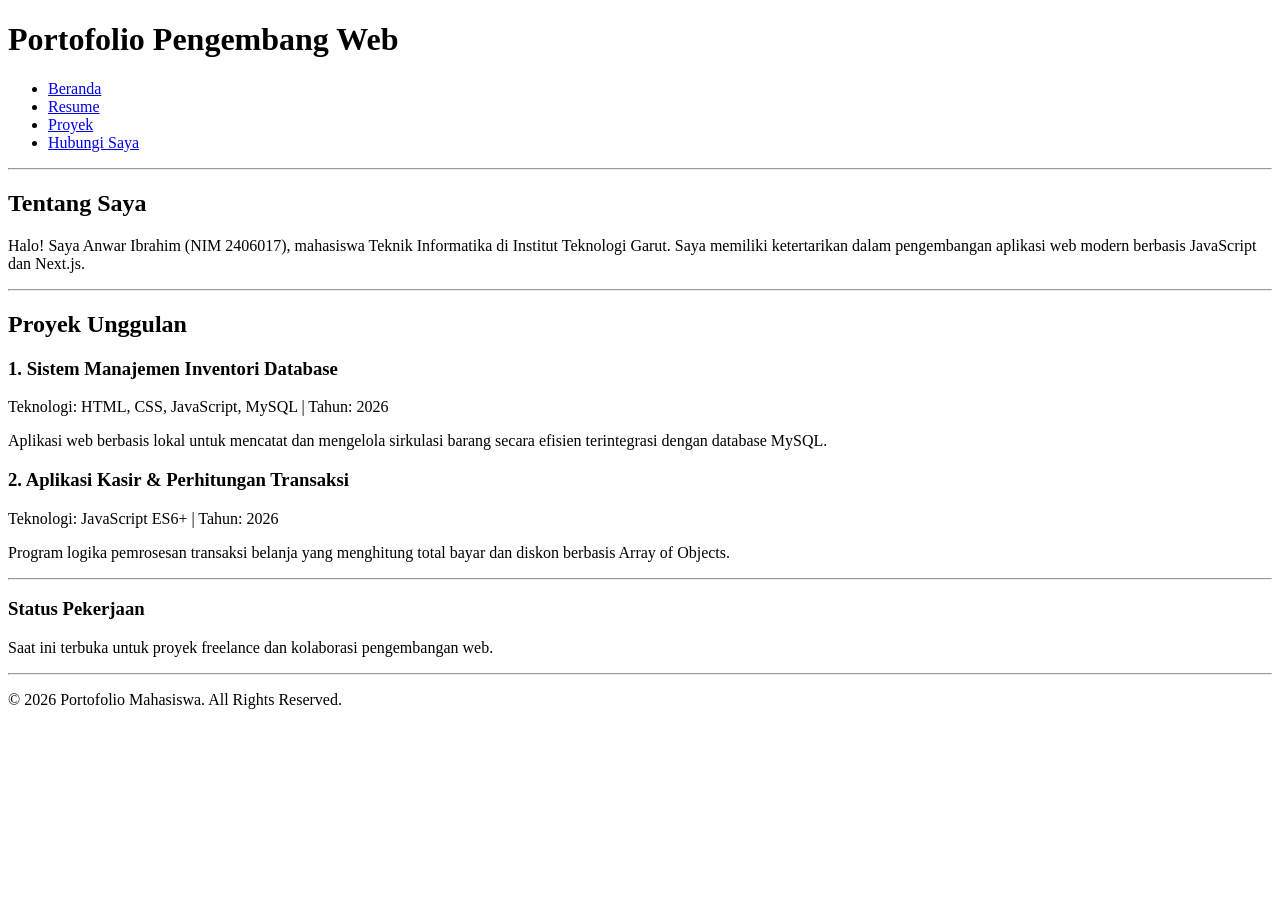
<file: modul-2/index.html>
<!doctype html>
<html lang="id">
  <head>
    <meta charset="UTF-8" />
    <meta name="viewport" content="width=device-width, initial-scale=1.0" />
    <title>Modul 2 Web Portofolio Mahasiswa</title>
  </head>
  <body>
    <header>
      <h1>Portofolio Pengembang Web</h1>
      <nav>
        <ul>
          <li><a href="index.html">Beranda</a></li>
          <li><a href="resume.html">Resume</a></li>
          <li><a href="project.html">Proyek</a></li>
          <li><a href="kontak.html">Hubungi Saya</a></li>
        </ul>
      </nav>
    </header>

    <hr />

    <main>
      <section id="tentang">
        <h2>Tentang Saya</h2>
        <p>
          Halo! Saya Anwar Ibrahim (NIM 2406017), mahasiswa Teknik Informatika
          di Institut Teknologi Garut. Saya memiliki ketertarikan dalam pengembangan
          aplikasi web modern berbasis JavaScript dan Next.js.
        </p>
      </section>

      <hr />

      <section id="proyek">
        <h2>Proyek Unggulan</h2>

        <article>
          <header>
            <h3>1. Sistem Manajemen Inventori Database</h3>
            <p>
              Teknologi: HTML, CSS, JavaScript, MySQL | Tahun:
              <time datetime="2026">2026</time>
            </p>
          </header>
          <p>
            Aplikasi web berbasis lokal untuk mencatat dan mengelola sirkulasi
            barang secara efisien terintegrasi dengan database MySQL.
          </p>
        </article>

        <article>
          <header>
            <h3>2. Aplikasi Kasir &amp; Perhitungan Transaksi</h3>
            <p>
              Teknologi: JavaScript ES6+ | Tahun:
              <time datetime="2026">2026</time>
            </p>
          </header>
          <p>
            Program logika pemrosesan transaksi belanja yang menghitung total
            bayar dan diskon berbasis Array of Objects.
          </p>
        </article>
      </section>
    </main>

    <hr />

    <aside>
      <h3>Status Pekerjaan</h3>
      <p>
        Saat ini terbuka untuk proyek freelance dan kolaborasi pengembangan web.
      </p>
    </aside>

    <hr />

    <footer>
      <p>&copy; 2026 Portofolio Mahasiswa. All Rights Reserved.</p>
    </footer>
  </body>
</html>
</file>
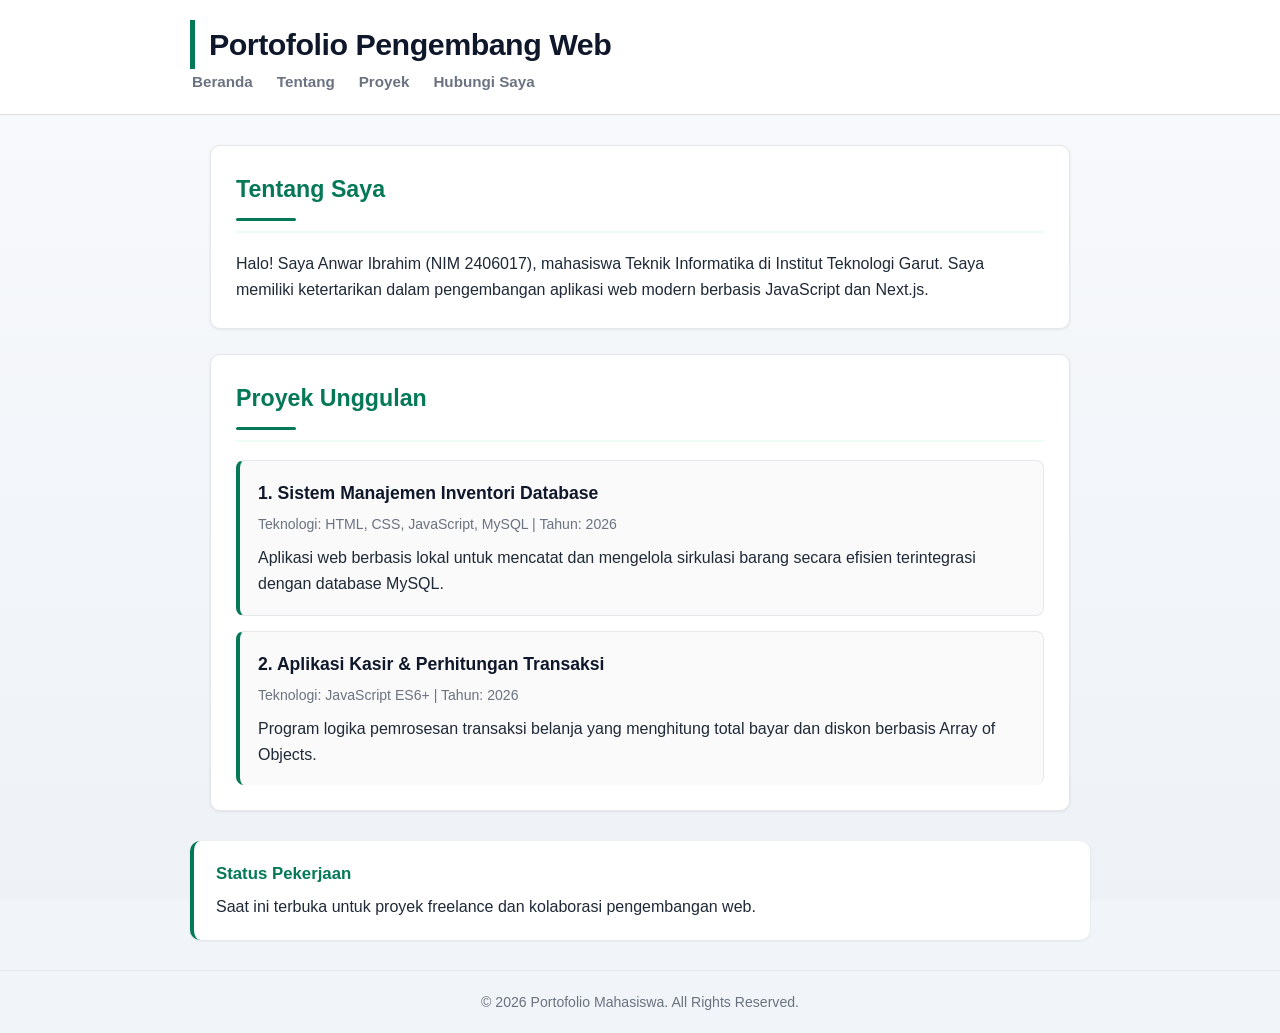
<file: modul-3/index.html>
<!doctype html>
<html lang="id">
  <head>
    <meta charset="UTF-8" />
    <meta name="viewport" content="width=device-width, initial-scale=1.0" />
    <title>Modul 3 - Web Portofolio Mahasiswa</title>
    <link rel="stylesheet" href="style.css" />
  </head>
  <body>
    <header>
      <h1>Portofolio Pengembang Web</h1>
      <nav>
        <ul>
          <li><a href="index.html">Beranda</a></li>
          <li><a href="#tentang">Tentang</a></li>
          <li><a href="#proyek">Proyek</a></li>
          <li><a href="kontak.html">Hubungi Saya</a></li>
        </ul>
      </nav>
    </header>

    <hr />

    <main>
      <section id="tentang">
        <h2>Tentang Saya</h2>
        <p>
          Halo! Saya Anwar Ibrahim (NIM 2406017), mahasiswa Teknik Informatika
          di Institut Teknologi Garut. Saya memiliki ketertarikan dalam pengembangan
          aplikasi web modern berbasis JavaScript dan Next.js.
        </p>
      </section>

      <hr />

      <section id="proyek">
        <h2>Proyek Unggulan</h2>

        <article>
          <header>
            <h3>1. Sistem Manajemen Inventori Database</h3>
            <p>
              Teknologi: HTML, CSS, JavaScript, MySQL | Tahun:
              <time datetime="2026">2026</time>
            </p>
          </header>
          <p>
            Aplikasi web berbasis lokal untuk mencatat dan mengelola sirkulasi
            barang secara efisien terintegrasi dengan database MySQL.
          </p>
        </article>

        <article>
          <header>
            <h3>2. Aplikasi Kasir &amp; Perhitungan Transaksi</h3>
            <p>
              Teknologi: JavaScript ES6+ | Tahun:
              <time datetime="2026">2026</time>
            </p>
          </header>
          <p>
            Program logika pemrosesan transaksi belanja yang menghitung total
            bayar dan diskon berbasis Array of Objects.
          </p>
        </article>
      </section>
    </main>

    <hr />

    <aside>
      <h3>Status Pekerjaan</h3>
      <p>
        Saat ini terbuka untuk proyek freelance dan kolaborasi pengembangan web.
      </p>
    </aside>

    <hr />

    <footer>
      <p>&copy; 2026 Portofolio Mahasiswa. All Rights Reserved.</p>
    </footer>
  </body>
</html>
</file>
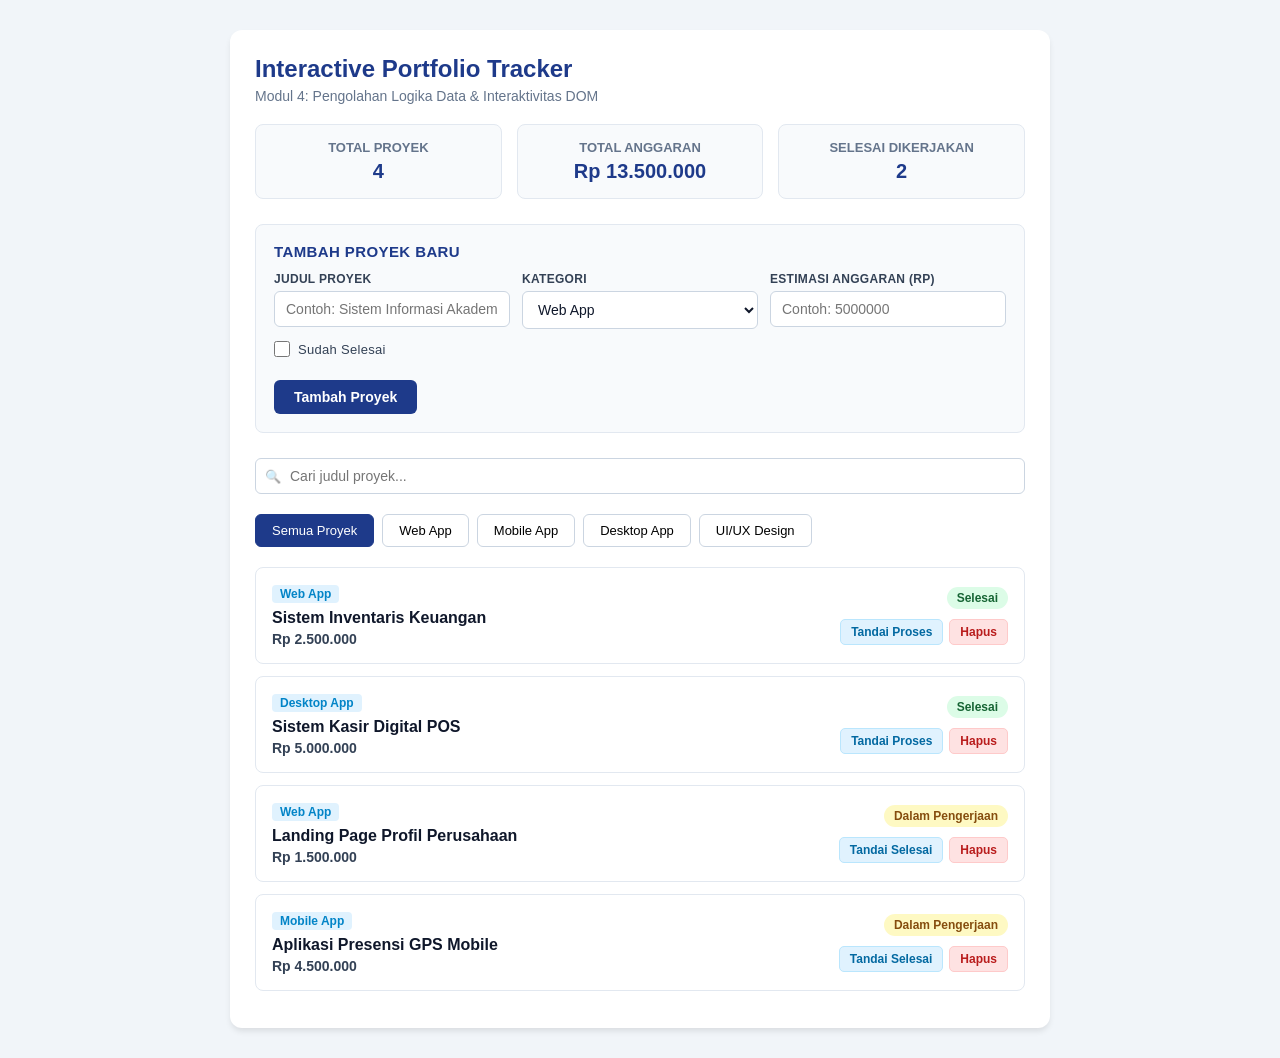
<file: modul-4/index.html>
<!doctype html>
<html lang="id">
  <head>
    <meta charset="UTF-8" />
    <meta name="viewport" content="width=device-width, initial-scale=1.0" />
    <title>Interactive Portfolio Tracker - Modul 4</title>
    <style>
      * {
        box-sizing: border-box;
        margin: 0;
        padding: 0;
        font-family: "Segoe UI", Tahoma, Geneva, sans-serif;
      }
      body {
        background-color: #f1f5f9;
        color: #0f172a;
        padding: 30px 15px;
      }
      .container {
        max-width: 820px;
        margin: 0 auto;
        background: #ffffff;
        border-radius: 12px;
        padding: 25px;
        box-shadow: 0 4px 6px -1px rgba(0, 0, 0, 0.1);
      }
      h1 {
        color: #1e3a8a;
        font-size: 24px;
        margin-bottom: 5px;
      }
      h2 {
        color: #1e3a8a;
        font-size: 15px;
        font-weight: 600;
        text-transform: uppercase;
        letter-spacing: 0.4px;
        margin-bottom: 12px;
      }
      p.subtitle {
        color: #64748b;
        margin-bottom: 20px;
        font-size: 14px;
      }

      /* ===== Kartu Statistik ===== */
      .stats-grid {
        display: grid;
        grid-template-columns: repeat(auto-fit, minmax(200px, 1fr));
        gap: 15px;
        margin-bottom: 25px;
      }
      .stat-card {
        background: #f8fafc;
        border: 1px solid #e2e8f0;
        border-radius: 8px;
        padding: 15px;
        text-align: center;
      }
      .stat-card h3 {
        font-size: 13px;
        color: #64748b;
        text-transform: uppercase;
        margin-bottom: 5px;
      }
      .stat-card p {
        font-size: 20px;
        font-weight: bold;
        color: #1e3a8a;
      }

      /* ===== Form Input Proyek ===== */
      .form-section {
        border: 1px solid #e2e8f0;
        border-radius: 8px;
        padding: 18px;
        margin-bottom: 25px;
        background: #f8fafc;
      }
      .form-grid {
        display: grid;
        grid-template-columns: repeat(auto-fit, minmax(200px, 1fr));
        gap: 12px;
      }
      .form-field {
        display: flex;
        flex-direction: column;
        gap: 5px;
      }
      .form-field label {
        font-size: 12px;
        font-weight: 600;
        color: #334155;
        text-transform: uppercase;
        letter-spacing: 0.3px;
      }
      .form-field input[type="text"],
      .form-field input[type="number"],
      .form-field select {
        padding: 9px 11px;
        border: 1px solid #cbd5e1;
        border-radius: 6px;
        font-size: 14px;
        color: #0f172a;
        background: #ffffff;
        outline: none;
        transition: border-color 0.2s, box-shadow 0.2s;
      }
      .form-field input:focus,
      .form-field select:focus {
        border-color: #1e3a8a;
        box-shadow: 0 0 0 3px rgba(30, 58, 138, 0.12);
      }
      .form-check {
        flex-direction: row;
        align-items: center;
        gap: 8px;
        padding-bottom: 9px;
      }
      .form-check input {
        width: 16px;
        height: 16px;
        accent-color: #1e3a8a;
        cursor: pointer;
      }
      .form-check label {
        text-transform: none;
        font-size: 13px;
        font-weight: 500;
        cursor: pointer;
      }
      .form-actions {
        display: flex;
        align-items: center;
        gap: 12px;
        margin-top: 14px;
        flex-wrap: wrap;
      }
      .btn-submit {
        padding: 9px 20px;
        background: #1e3a8a;
        color: #ffffff;
        border: none;
        border-radius: 6px;
        font-size: 14px;
        font-weight: 600;
        cursor: pointer;
        transition: background 0.2s, transform 0.1s;
      }
      .btn-submit:hover {
        background: #172554;
      }
      .btn-submit:active {
        transform: scale(0.98);
      }
      .form-message {
        font-size: 13px;
        font-weight: 500;
        min-height: 18px;
      }
      .form-message.error {
        color: #b91c1c;
      }
      .form-message.success {
        color: #15803d;
      }

      /* ===== Pencarian & Filter ===== */
      .toolbar {
        display: flex;
        gap: 10px;
        flex-wrap: wrap;
        align-items: center;
        margin-bottom: 20px;
      }
      .search-box {
        flex: 1 1 240px;
        position: relative;
      }
      .search-box input {
        width: 100%;
        padding: 9px 11px 9px 34px;
        border: 1px solid #cbd5e1;
        border-radius: 6px;
        font-size: 14px;
        outline: none;
        transition: border-color 0.2s, box-shadow 0.2s;
      }
      .search-box input:focus {
        border-color: #1e3a8a;
        box-shadow: 0 0 0 3px rgba(30, 58, 138, 0.12);
      }
      .search-box::before {
        content: "\1F50D";
        position: absolute;
        left: 10px;
        top: 50%;
        transform: translateY(-50%);
        font-size: 13px;
        opacity: 0.6;
      }
      .filter-group {
        display: flex;
        gap: 8px;
        margin-bottom: 20px;
        flex-wrap: wrap;
      }
      .btn-filter {
        padding: 8px 16px;
        border: 1px solid #cbd5e1;
        background: #ffffff;
        border-radius: 6px;
        cursor: pointer;
        font-size: 13px;
        font-weight: 500;
        transition: all 0.2s;
      }
      .btn-filter.active,
      .btn-filter:hover {
        background: #1e3a8a;
        color: #ffffff;
        border-color: #1e3a8a;
      }

      /* ===== Kartu Proyek ===== */
      .project-card {
        border: 1px solid #e2e8f0;
        border-radius: 8px;
        padding: 16px;
        margin-bottom: 12px;
        display: flex;
        justify-content: space-between;
        align-items: center;
        gap: 12px;
        background: #ffffff;
        transition: transform 0.15s ease, box-shadow 0.15s ease;
      }
      .project-card:hover {
        transform: translateY(-2px);
        box-shadow: 0 4px 6px rgba(0, 0, 0, 0.05);
      }
      .project-info h4 {
        font-size: 16px;
        color: #0f172a;
        margin-bottom: 4px;
      }
      .project-category {
        display: inline-block;
        font-size: 12px;
        color: #0284c7;
        background: #e0f2fe;
        padding: 2px 8px;
        border-radius: 4px;
        margin-bottom: 6px;
        font-weight: 600;
      }
      .project-budget {
        font-size: 14px;
        color: #334155;
        font-weight: 600;
      }
      .project-side {
        display: flex;
        flex-direction: column;
        align-items: flex-end;
        gap: 10px;
      }
      .badge {
        padding: 4px 10px;
        border-radius: 20px;
        font-size: 12px;
        font-weight: 600;
        white-space: nowrap;
      }
      .badge-success {
        background: #dcfce7;
        color: #166534;
      }
      .badge-pending {
        background: #fef9c3;
        color: #854d0e;
      }
      .card-actions {
        display: flex;
        gap: 6px;
        flex-wrap: wrap;
        justify-content: flex-end;
      }
      .btn-action {
        padding: 5px 10px;
        border-radius: 5px;
        font-size: 12px;
        font-weight: 600;
        cursor: pointer;
        border: 1px solid transparent;
        transition: background 0.2s, color 0.2s;
      }
      .btn-toggle {
        background: #e0f2fe;
        color: #0369a1;
        border-color: #bae6fd;
      }
      .btn-toggle:hover {
        background: #0284c7;
        color: #ffffff;
      }
      .btn-delete {
        background: #fee2e2;
        color: #b91c1c;
        border-color: #fecaca;
      }
      .btn-delete:hover {
        background: #dc2626;
        color: #ffffff;
      }
      .empty-state {
        text-align: center;
        color: #64748b;
        padding: 24px;
        font-size: 14px;
        border: 1px dashed #cbd5e1;
        border-radius: 8px;
      }

      @media (max-width: 520px) {
        .project-card {
          flex-direction: column;
          align-items: flex-start;
        }
        .project-side {
          align-items: flex-start;
          width: 100%;
        }
        .card-actions {
          justify-content: flex-start;
        }
      }
    </style>
  </head>
  <body>
    <div class="container">
      <h1>Interactive Portfolio Tracker</h1>
      <p class="subtitle">
        Modul 4: Pengolahan Logika Data &amp; Interaktivitas DOM
      </p>

      <!-- Kartu Ringkasan Statistik -->
      <div class="stats-grid">
        <div class="stat-card">
          <h3>Total Proyek</h3>
          <p id="stat-total-projects">0</p>
        </div>
        <div class="stat-card">
          <h3>Total Anggaran</h3>
          <p id="stat-total-budget">Rp 0</p>
        </div>
        <div class="stat-card">
          <h3>Selesai Dikerjakan</h3>
          <p id="stat-completed-projects">0</p>
        </div>
      </div>

      <!-- Formulir Input Proyek -->
      <section class="form-section">
        <h2>Tambah Proyek Baru</h2>
        <form id="project-form" novalidate>
          <div class="form-grid">
            <div class="form-field">
              <label for="input-title">Judul Proyek</label>
              <input
                type="text"
                id="input-title"
                name="title"
                placeholder="Contoh: Sistem Informasi Akademik"
                autocomplete="off"
              />
            </div>
            <div class="form-field">
              <label for="input-category">Kategori</label>
              <select id="input-category" name="category">
                <option value="Web App">Web App</option>
                <option value="Mobile App">Mobile App</option>
                <option value="Desktop App">Desktop App</option>
                <option value="UI/UX Design">UI/UX Design</option>
              </select>
            </div>
            <div class="form-field">
              <label for="input-budget">Estimasi Anggaran (Rp)</label>
              <input
                type="number"
                id="input-budget"
                name="budget"
                placeholder="Contoh: 5000000"
                min="0"
                step="1000"
              />
            </div>
            <div class="form-field form-check">
              <input type="checkbox" id="input-completed" name="completed" />
              <label for="input-completed">Sudah Selesai</label>
            </div>
          </div>
          <div class="form-actions">
            <button type="submit" class="btn-submit">Tambah Proyek</button>
            <span id="form-message" class="form-message" role="status"></span>
          </div>
        </form>
      </section>

      <!-- Pencarian Real-Time -->
      <div class="toolbar">
        <div class="search-box">
          <input
            type="text"
            id="search-input"
            placeholder="Cari judul proyek..."
            autocomplete="off"
          />
        </div>
      </div>

      <!-- Tombol Filter Kategori -->
      <div class="filter-group">
        <button class="btn-filter active" data-category="all">
          Semua Proyek
        </button>
        <button class="btn-filter" data-category="Web App">Web App</button>
        <button class="btn-filter" data-category="Mobile App">
          Mobile App
        </button>
        <button class="btn-filter" data-category="Desktop App">
          Desktop App
        </button>
        <button class="btn-filter" data-category="UI/UX Design">
          UI/UX Design
        </button>
      </div>

      <!-- Kontainer Daftar Proyek -->
      <div id="project-list"></div>
    </div>

    <script src="main.js"></script>
  </body>
</html>
</file>
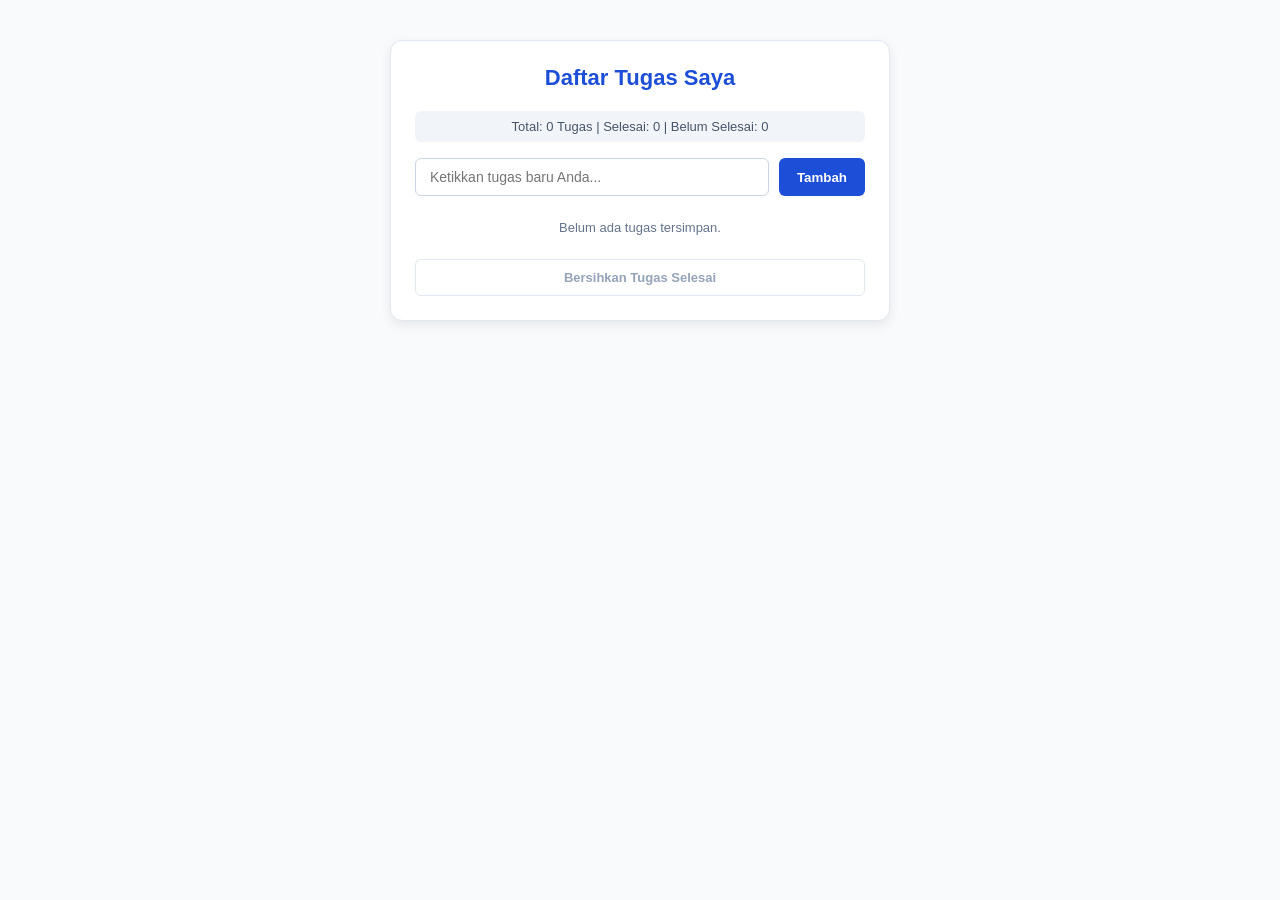
<file: modul-5/index.html>
<!doctype html>
<html lang="id">
  <head>
    <meta charset="UTF-8" />
    <meta name="viewport" content="width=device-width, initial-scale=1.0" />
    <title>Aplikasi To-Do List Modul 5</title>
    <link rel="stylesheet" href="style.css" />
  </head>
  <body>
    <div class="todo-app">
      <h2>Daftar Tugas Saya</h2>

      <!-- Ringkasan Jumlah Tugas -->
      <p class="task-counter" id="taskCounter">
        Total: 0 Tugas | Selesai: 0 | Belum Selesai: 0
      </p>

      <!-- Form Input Tugas -->
      <form id="todoForm" novalidate>
        <div class="input-section">
          <input
            type="text"
            id="taskInput"
            placeholder="Ketikkan tugas baru Anda..."
          />
          <button type="submit" class="add-btn">Tambah</button>
        </div>
        <div class="error-message" id="inputError">
          Tugas tidak boleh kosong atau kurang dari 3 karakter!
        </div>
        <div class="error-message" id="lebih5">
          Anda sudah mencapai batas maksimal tugas (5 tugas)!
        </div>
      </form>

      <!-- Daftar Tugas -->
      <ul class="todo-list" id="todoList"></ul>

      <!-- Tombol Bersihkan Tugas Selesai -->
      <button type="button" class="clear-completed-btn" id="clearCompleted">
        Bersihkan Tugas Selesai
      </button>
    </div>

    <script src="script.js"></script>
  </body>
</html>
</file>
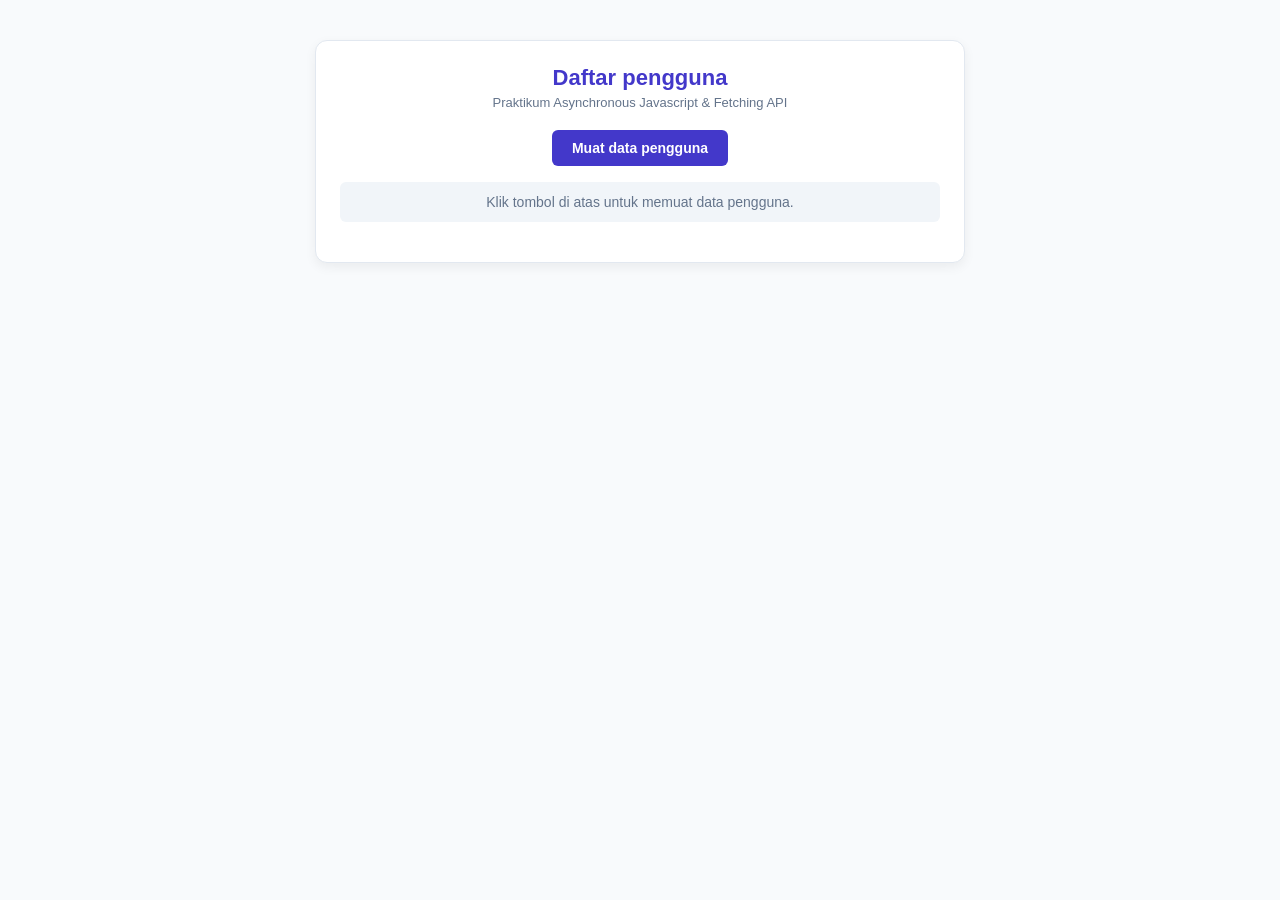
<file: modul-6/index.html>
<!DOCTYPE html>
<html lang="en">
<head>
  <meta charset="UTF-8">
  <meta name="viewport" content="width=device-width, initial-scale=1.0">
  <title>Document</title>
  <link rel="stylesheet" href="style.css">
</head>
<body>
  <div class="container">
  <h2>Daftar pengguna</h2>
  <p class="subtitle">Praktikum Asynchronous Javascript & Fetching API</p>

  <!-- Tombol Aksi -->
   <div class="actions-bar">
    <button class="btn-primary" id="btnFetch">Muat data pengguna</button>
  </div>

  <!-- indikator status loading dan pesan error -->
   <div class="status-msg" id="statusMessage">
    Klik tombol di atas untuk memuat data pengguna.
   </div>

   <!-- Container Card pengguna -->
    <div class="user-grid" id="userList"></div>
  </div>

  <script src="script.js"></script>
</body>
</html>
</file>
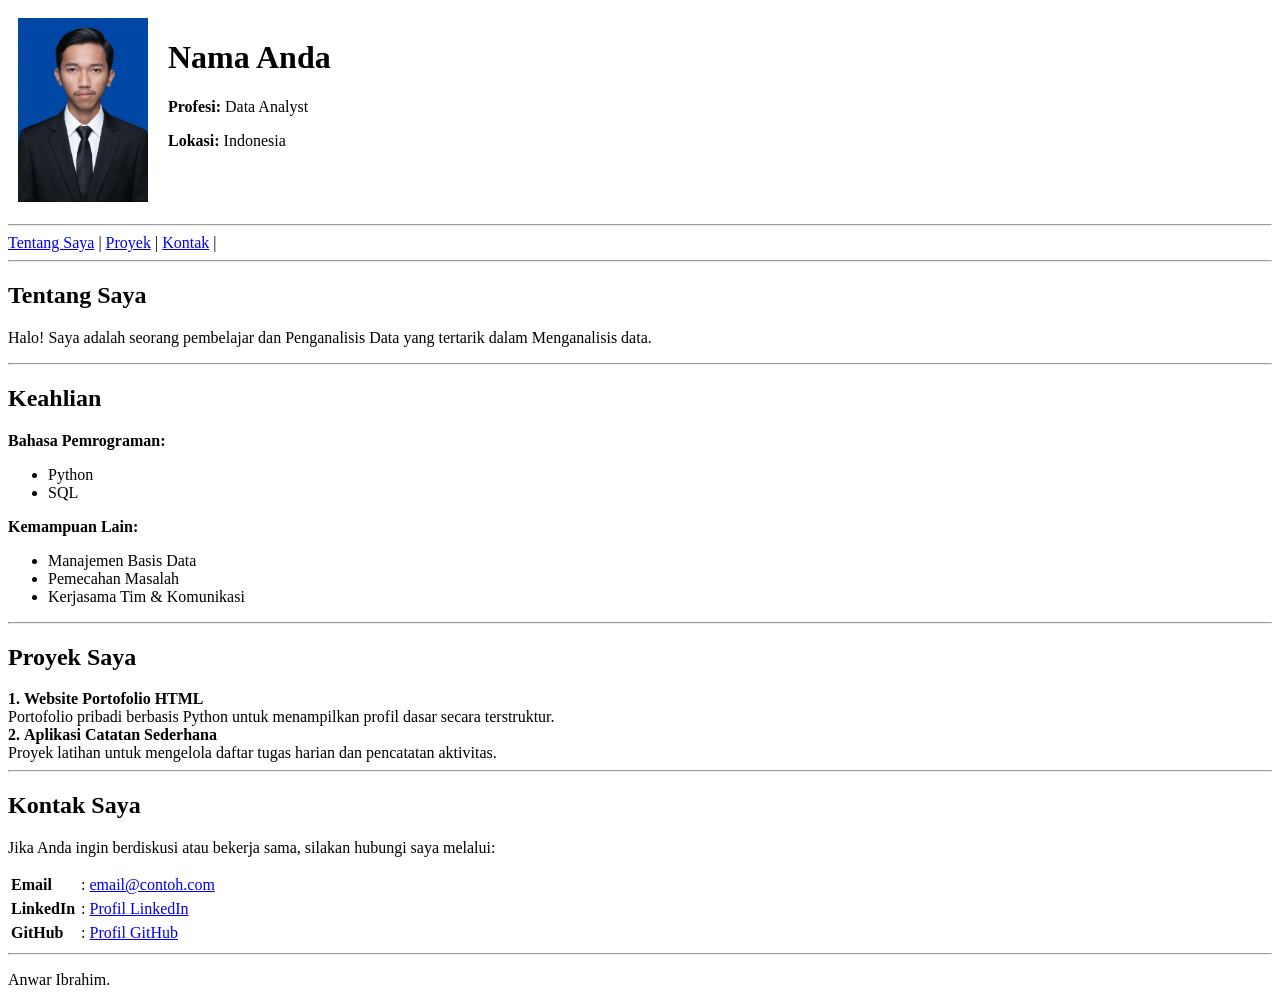
<file: portofolio.html>
<!doctype html>
<html lang="id">
  <head>
    <meta charset="UTF-8" />
    <meta name="viewport" content="width=device-width, initial-scale=1.0" />
    <title>Portofolio Saya</title>
  </head>
  <body>
    <!-- Header: Foto dan Detail Profil Berdampingan -->
    <table border="0" cellpadding="10" cellspacing="0">
      <tr valign="top">
        <!-- Kolom Foto -->
        <td>
          <img src="gambar/foto.png" alt="Foto Profil Saya" width="130" />
        </td>
        <!-- Kolom Nama & Bio Singkat -->
        <td>
          <h1>Nama Anda</h1>
          <p><strong>Profesi:</strong> Data Analyst</p>
          <p><strong>Lokasi:</strong> Indonesia</p>
        </td>
      </tr>
    </table>

    <hr />

    <!-- Navigasi -->
    <nav>
      <a href="#tentang">Tentang Saya</a> |
      <a href="#proyek">Proyek</a> |
      <a href="#kontak">Kontak</a> |
    </nav>

    <hr />

    <!-- Bagian Tentang Saya -->
    <section id="tentang">
      <h2>Tentang Saya</h2>
      <p>
        Halo! Saya adalah seorang pembelajar dan Penganalisis Data yang tertarik
        dalam Menganalisis data.
      </p>
    </section>

    <hr />

    <!-- Bagian Keahlian (Dirapikan Menggunakan Tabel Dua Kolom) -->
    <section id="keahlian">
      <h2>Keahlian</h2>
        <tr valign="top">
            <strong>Bahasa Pemrograman:</strong>
            <ul>
              <li>Python</li>
              <li>SQL</li>
            </ul>
          </td>
            <strong>Kemampuan Lain:</strong>
            <ul>
              <li>Manajemen Basis Data</li>
              <li>Pemecahan Masalah</li>
              <li>Kerjasama Tim & Komunikasi</li>
            </ul>
          </td>
        </tr>
      </table>
    </section>

    <hr />

    <!-- Bagian Proyek (Teks Ditata Rapi) -->
    <section id="proyek">
      <h2>Proyek Saya</h2>
        <tr valign="top">
          <td width="30"><strong>1.</strong></td>
          <td>
            <strong>Website Portofolio HTML</strong><br />
            <span
              >Portofolio pribadi berbasis Python untuk
              menampilkan profil dasar secara terstruktur.</span
            >
          </td>
        </tr>
        <tr>
          <td colspan="2"><br /></td>
        </tr>
        <tr valign="top">
          <td><strong>2.</strong></td>
          <td>
            <strong>Aplikasi Catatan Sederhana</strong><br />
            <span
              >Proyek latihan untuk mengelola daftar tugas harian dan pencatatan
              aktivitas.</span
            >
          </td>
        </tr>
      </table>
    </section>

    <hr />

    <!-- Bagian Kontak -->
    <section id="kontak">
      <h2>Kontak Saya</h2>
      <p>
        Jika Anda ingin berdiskusi atau bekerja sama, silakan hubungi saya
        melalui:
      </p>
      <table border="0" cellpadding="3" cellspacing="0">
        <tr>
          <td><strong>Email</strong></td>
          <td>: <a href="mailto:email@contoh.com">email@contoh.com</a></td>
        </tr>
        <tr>
          <td><strong>LinkedIn</strong></td>
          <td>
            : <a href="https://linkedin.com" target="_blank">Profil LinkedIn</a>
          </td>
        </tr>
        <tr>
          <td><strong>GitHub</strong></td>
          <td>
            : <a href="https://github.com" target="_blank">Profil GitHub</a>
          </td>
        </tr>
      </table>
    </section>

    <hr />

    <!-- Footer -->
    <footer>
      <p>Anwar Ibrahim.</p>
    </footer>
  </body>
</html>
</file>
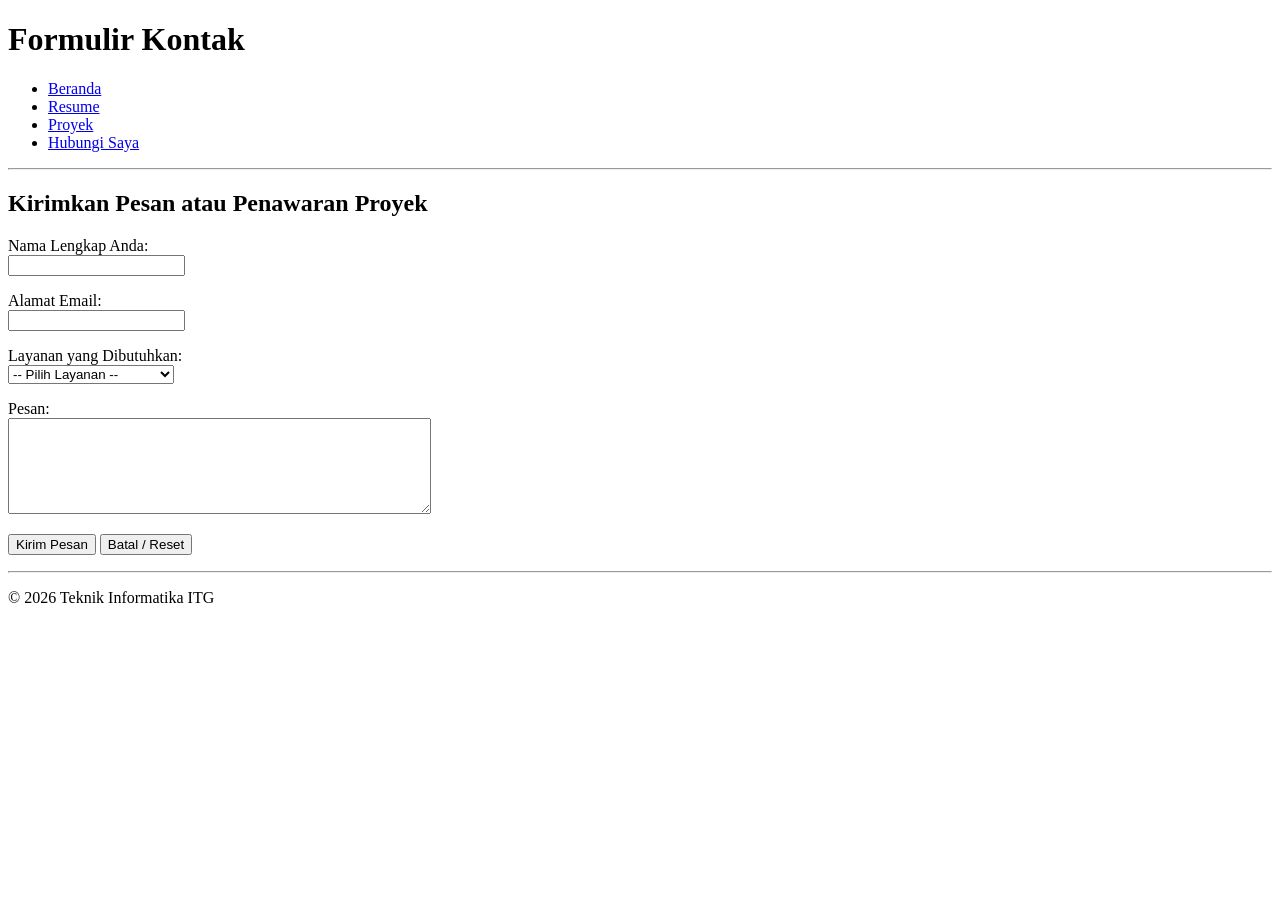
<file: modul-2/kontak.html>
<!doctype html>
<html lang="id">
  <head>
    <meta charset="UTF-8" />
    <meta name="viewport" content="width=device-width, initial-scale=1.0" />
    <title>Modul 2 Form Kontak</title>
  </head>
  <body>
    <header>
      <h1>Formulir Kontak</h1>
      <nav>
        <ul>
          <li><a href="index.html">Beranda</a></li>
          <li><a href="resume.html">Resume</a></li>
          <li><a href="project.html">Proyek</a></li>
          <li><a href="kontak.html">Hubungi Saya</a></li>
        </ul>
      </nav>
    </header>

    <hr />

    <main>
      <section>
        <h2>Kirimkan Pesan atau Penawaran Proyek</h2>
        <form action="#" method="POST">
          <p>
            <label for="nama_pengirim">Nama Lengkap Anda:</label><br />
            <input
              type="text"
              id="nama_pengirim"
              name="nama_pengirim"
              required
            />
          </p>

          <p>
            <label for="email_pengirim">Alamat Email:</label><br />
            <input
              type="email"
              id="email_pengirim"
              name="email_pengirim"
              required
            />
          </p>

          <p>
            <label for="jenis_layanan">Layanan yang Dibutuhkan:</label><br />
            <select id="jenis_layanan" name="jenis_layanan">
              <option value="">-- Pilih Layanan --</option>
              <option value="web">Pembuatan Web</option>
              <option value="app">Pengembangan Aplikasi</option>
              <option value="other">Lain-lain</option>
            </select>
          </p>

          <p>
            <label for="pesan">Pesan:</label><br />
            <textarea
              id="pesan"
              name="pesan"
              rows="6"
              cols="50"
              required
            ></textarea>
          </p>

          <p>
            <button type="submit">Kirim Pesan</button>
            <button type="reset">Batal / Reset</button>
          </p>
        </form>
      </section>
    </main>

    <hr />

    <footer>
      <p>&copy; 2026 Teknik Informatika ITG</p>
    </footer>
  </body>
</html>
</file>
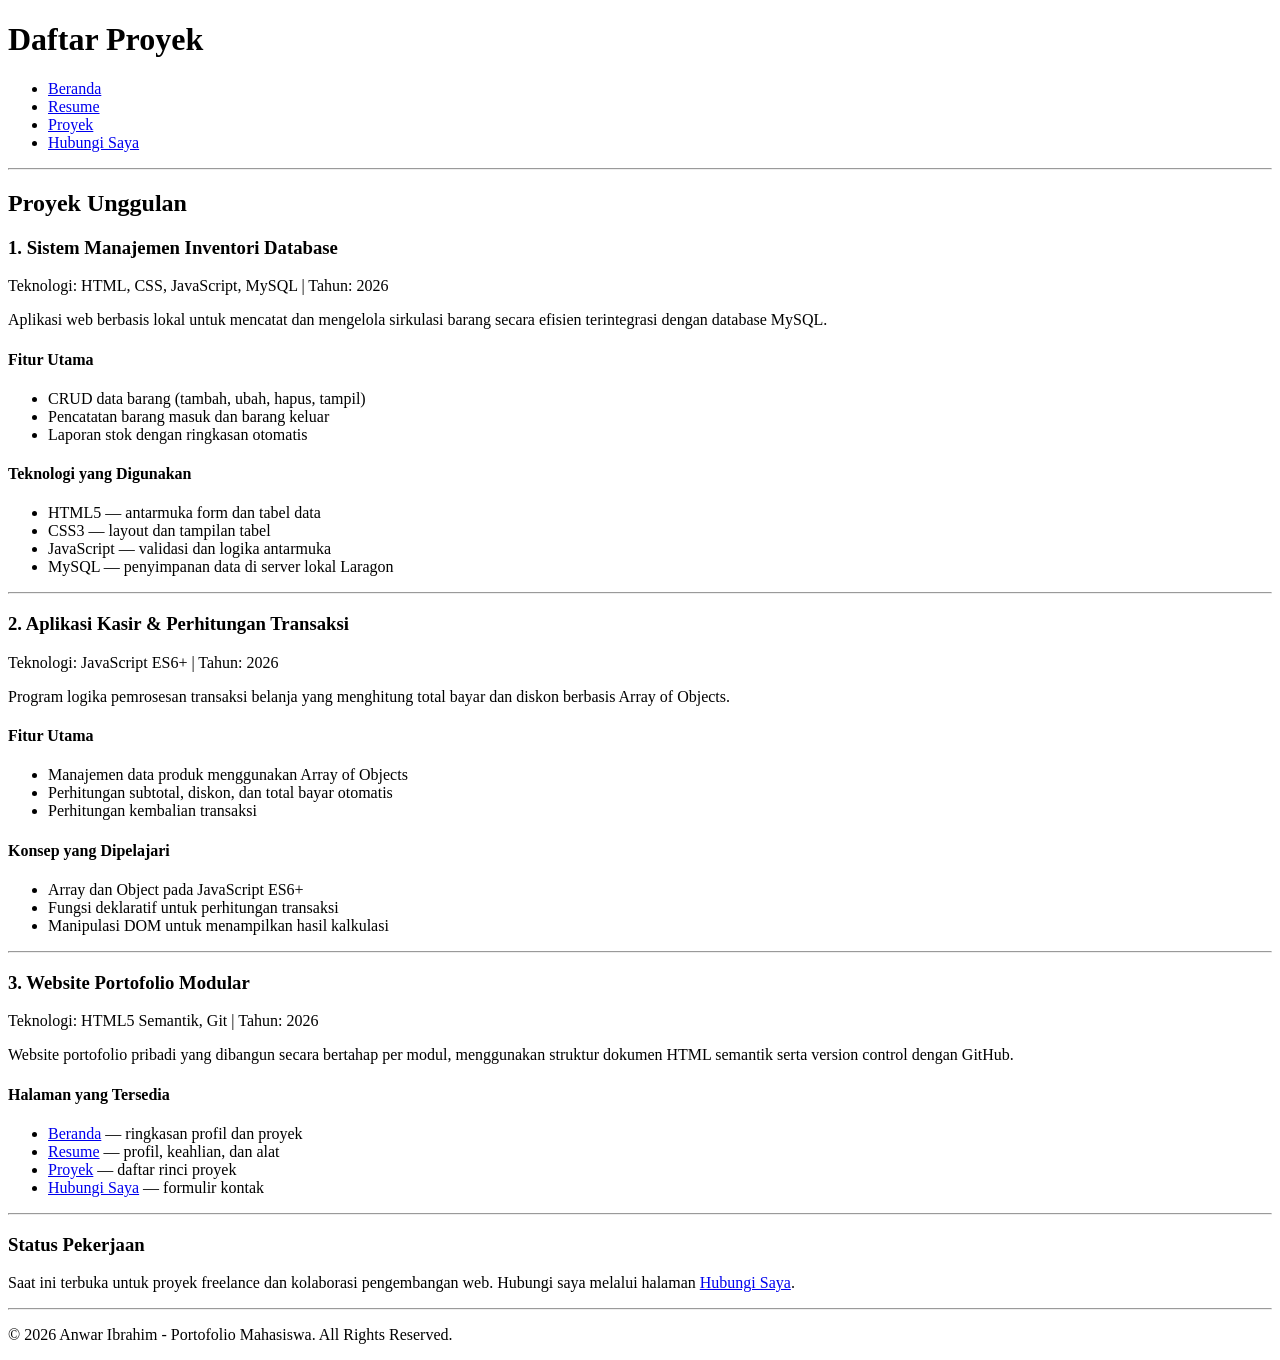
<file: modul-2/project.html>
<!doctype html>
<html lang="id">
  <head>
    <meta charset="UTF-8" />
    <meta name="viewport" content="width=device-width, initial-scale=1.0" />
    <title>Modul 2 - Proyek Unggulan</title>
  </head>
  <body>
    <header>
      <h1>Daftar Proyek</h1>
      <nav>
        <ul>
          <li><a href="index.html">Beranda</a></li>
          <li><a href="resume.html">Resume</a></li>
          <li><a href="project.html">Proyek</a></li>
          <li><a href="kontak.html">Hubungi Saya</a></li>
        </ul>
      </nav>
    </header>

    <hr />

    <main>
      <section id="daftar-proyek">
        <h2>Proyek Unggulan</h2>

        <article>
          <header>
            <h3>1. Sistem Manajemen Inventori Database</h3>
            <p>
              Teknologi: HTML, CSS, JavaScript, MySQL | Tahun:
              <time datetime="2026">2026</time>
            </p>
          </header>
          <p>
            Aplikasi web berbasis lokal untuk mencatat dan mengelola sirkulasi
            barang secara efisien terintegrasi dengan database MySQL.
          </p>
          <h4>Fitur Utama</h4>
          <ul>
            <li>CRUD data barang (tambah, ubah, hapus, tampil)</li>
            <li>Pencatatan barang masuk dan barang keluar</li>
            <li>Laporan stok dengan ringkasan otomatis</li>
          </ul>
          <h4>Teknologi yang Digunakan</h4>
          <ul>
            <li>HTML5 &mdash; antarmuka form dan tabel data</li>
            <li>CSS3 &mdash; layout dan tampilan tabel</li>
            <li>JavaScript &mdash; validasi dan logika antarmuka</li>
            <li>MySQL &mdash; penyimpanan data di server lokal Laragon</li>
          </ul>
        </article>

        <hr />

        <article>
          <header>
            <h3>2. Aplikasi Kasir &amp; Perhitungan Transaksi</h3>
            <p>
              Teknologi: JavaScript ES6+ | Tahun: <time datetime="2026">2026</time>
            </p>
          </header>
          <p>
            Program logika pemrosesan transaksi belanja yang menghitung total
            bayar dan diskon berbasis Array of Objects.
          </p>
          <h4>Fitur Utama</h4>
          <ul>
            <li>Manajemen data produk menggunakan Array of Objects</li>
            <li>Perhitungan subtotal, diskon, dan total bayar otomatis</li>
            <li>Perhitungan kembalian transaksi</li>
          </ul>
          <h4>Konsep yang Dipelajari</h4>
          <ul>
            <li>Array dan Object pada JavaScript ES6+</li>
            <li>Fungsi deklaratif untuk perhitungan transaksi</li>
            <li>Manipulasi DOM untuk menampilkan hasil kalkulasi</li>
          </ul>
        </article>

        <hr />

        <article>
          <header>
            <h3>3. Website Portofolio Modular</h3>
            <p>
              Teknologi: HTML5 Semantik, Git | Tahun:
              <time datetime="2026">2026</time>
            </p>
          </header>
          <p>
            Website portofolio pribadi yang dibangun secara bertahap per
            modul, menggunakan struktur dokumen HTML semantik serta
            version control dengan GitHub.
          </p>
          <h4>Halaman yang Tersedia</h4>
          <ul>
            <li><a href="index.html">Beranda</a> &mdash; ringkasan profil dan proyek</li>
            <li><a href="resume.html">Resume</a> &mdash; profil, keahlian, dan alat</li>
            <li><a href="project.html">Proyek</a> &mdash; daftar rinci proyek</li>
            <li><a href="kontak.html">Hubungi Saya</a> &mdash; formulir kontak</li>
          </ul>
        </article>
      </section>
    </main>

    <hr />

    <aside>
      <h3>Status Pekerjaan</h3>
      <p>
        Saat ini terbuka untuk proyek freelance dan kolaborasi pengembangan
        web. Hubungi saya melalui halaman
        <a href="kontak.html">Hubungi Saya</a>.
      </p>
    </aside>

    <hr />

    <footer>
      <p>&copy; 2026 Anwar Ibrahim - Portofolio Mahasiswa. All Rights Reserved.</p>
    </footer>
  </body>
</html>
</file>
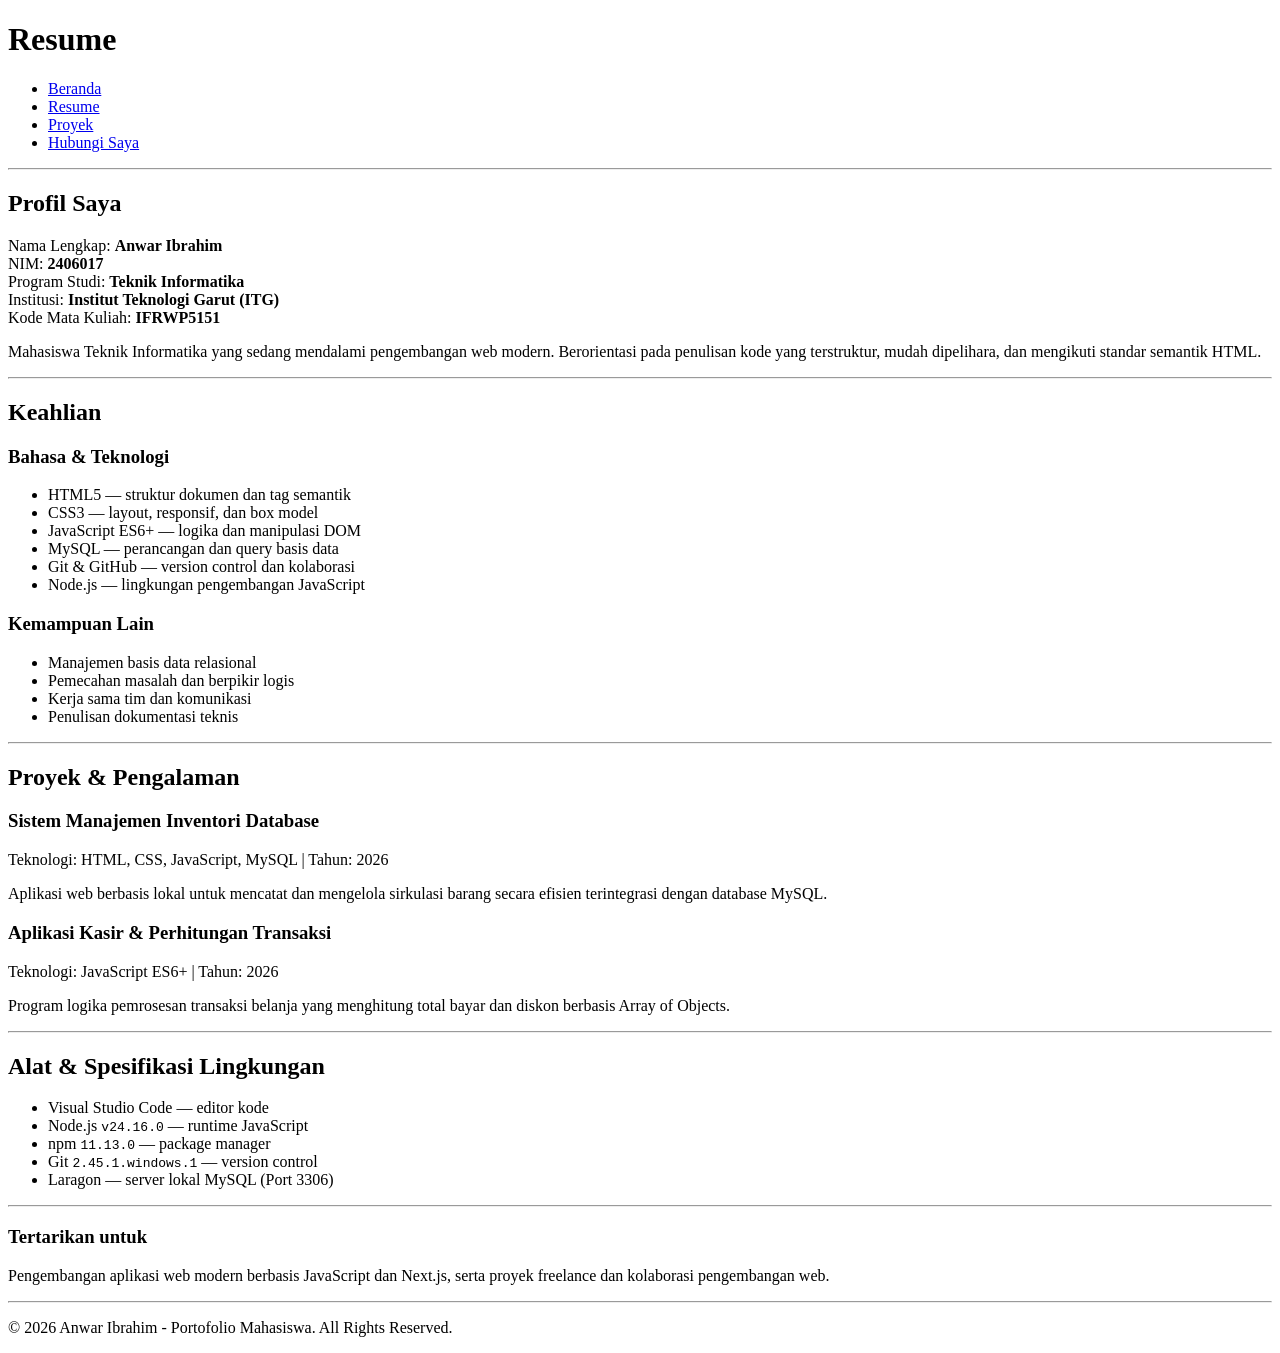
<file: modul-2/resume.html>
<!doctype html>
<html lang="id">
  <head>
    <meta charset="UTF-8" />
    <meta name="viewport" content="width=device-width, initial-scale=1.0" />
    <title>Modul 2 - Resume Anwar Ibrahim</title>
  </head>
  <body>
    <header>
      <h1>Resume</h1>
      <nav>
        <ul>
          <li><a href="index.html">Beranda</a></li>
          <li><a href="resume.html">Resume</a></li>
          <li><a href="project.html">Proyek</a></li>
          <li><a href="kontak.html">Hubungi Saya</a></li>
        </ul>
      </nav>
    </header>

    <hr />

    <main>
      <section id="profil">
        <h2>Profil Saya</h2>
        <p>
          Nama Lengkap: <strong>Anwar Ibrahim</strong><br />
          NIM: <strong>2406017</strong><br />
          Program Studi: <strong>Teknik Informatika</strong><br />
          Institusi: <strong>Institut Teknologi Garut (ITG)</strong><br />
          Kode Mata Kuliah: <strong>IFRWP5151</strong>
        </p>
        <p>
          Mahasiswa Teknik Informatika yang sedang mendalami pengembangan web
          modern. Berorientasi pada penulisan kode yang terstruktur, mudah
          dipelihara, dan mengikuti standar semantik HTML.
        </p>
      </section>

      <hr />

      <section id="keahlian">
        <h2>Keahlian</h2>
        <article>
          <header>
            <h3>Bahasa &amp; Teknologi</h3>
          </header>
          <ul>
            <li>HTML5 &mdash; struktur dokumen dan tag semantik</li>
            <li>CSS3 &mdash; layout, responsif, dan box model</li>
            <li>JavaScript ES6+ &mdash; logika dan manipulasi DOM</li>
            <li>MySQL &mdash; perancangan dan query basis data</li>
            <li>Git &amp; GitHub &mdash; version control dan kolaborasi</li>
            <li>Node.js &mdash; lingkungan pengembangan JavaScript</li>
          </ul>
        </article>

        <article>
          <header>
            <h3>Kemampuan Lain</h3>
          </header>
          <ul>
            <li>Manajemen basis data relasional</li>
            <li>Pemecahan masalah dan berpikir logis</li>
            <li>Kerja sama tim dan komunikasi</li>
            <li>Penulisan dokumentasi teknis</li>
          </ul>
        </article>
      </section>

      <hr />

      <section id="pengalaman">
        <h2>Proyek &amp; Pengalaman</h2>
        <article>
          <header>
            <h3>Sistem Manajemen Inventori Database</h3>
            <p>
              Teknologi: HTML, CSS, JavaScript, MySQL | Tahun:
              <time datetime="2026">2026</time>
            </p>
          </header>
          <p>
            Aplikasi web berbasis lokal untuk mencatat dan mengelola sirkulasi
            barang secara efisien terintegrasi dengan database MySQL.
          </p>
        </article>

        <article>
          <header>
            <h3>Aplikasi Kasir &amp; Perhitungan Transaksi</h3>
            <p>
              Teknologi: JavaScript ES6+ | Tahun: <time datetime="2026">2026</time>
            </p>
          </header>
          <p>
            Program logika pemrosesan transaksi belanja yang menghitung total
            bayar dan diskon berbasis Array of Objects.
          </p>
        </article>
      </section>

      <hr />

      <section id="alat">
        <h2>Alat &amp; Spesifikasi Lingkungan</h2>
        <ul>
          <li>Visual Studio Code &mdash; editor kode</li>
          <li>Node.js <code>v24.16.0</code> &mdash; runtime JavaScript</li>
          <li>npm <code>11.13.0</code> &mdash; package manager</li>
          <li>Git <code>2.45.1.windows.1</code> &mdash; version control</li>
          <li>Laragon &mdash; server lokal MySQL (Port 3306)</li>
        </ul>
      </section>
    </main>

    <hr />

    <aside>
      <h3>Tertarikan untuk</h3>
      <p>
        Pengembangan aplikasi web modern berbasis JavaScript dan Next.js,
        serta proyek freelance dan kolaborasi pengembangan web.
      </p>
    </aside>

    <hr />

    <footer>
      <p>&copy; 2026 Anwar Ibrahim - Portofolio Mahasiswa. All Rights Reserved.</p>
    </footer>
  </body>
</html>
</file>
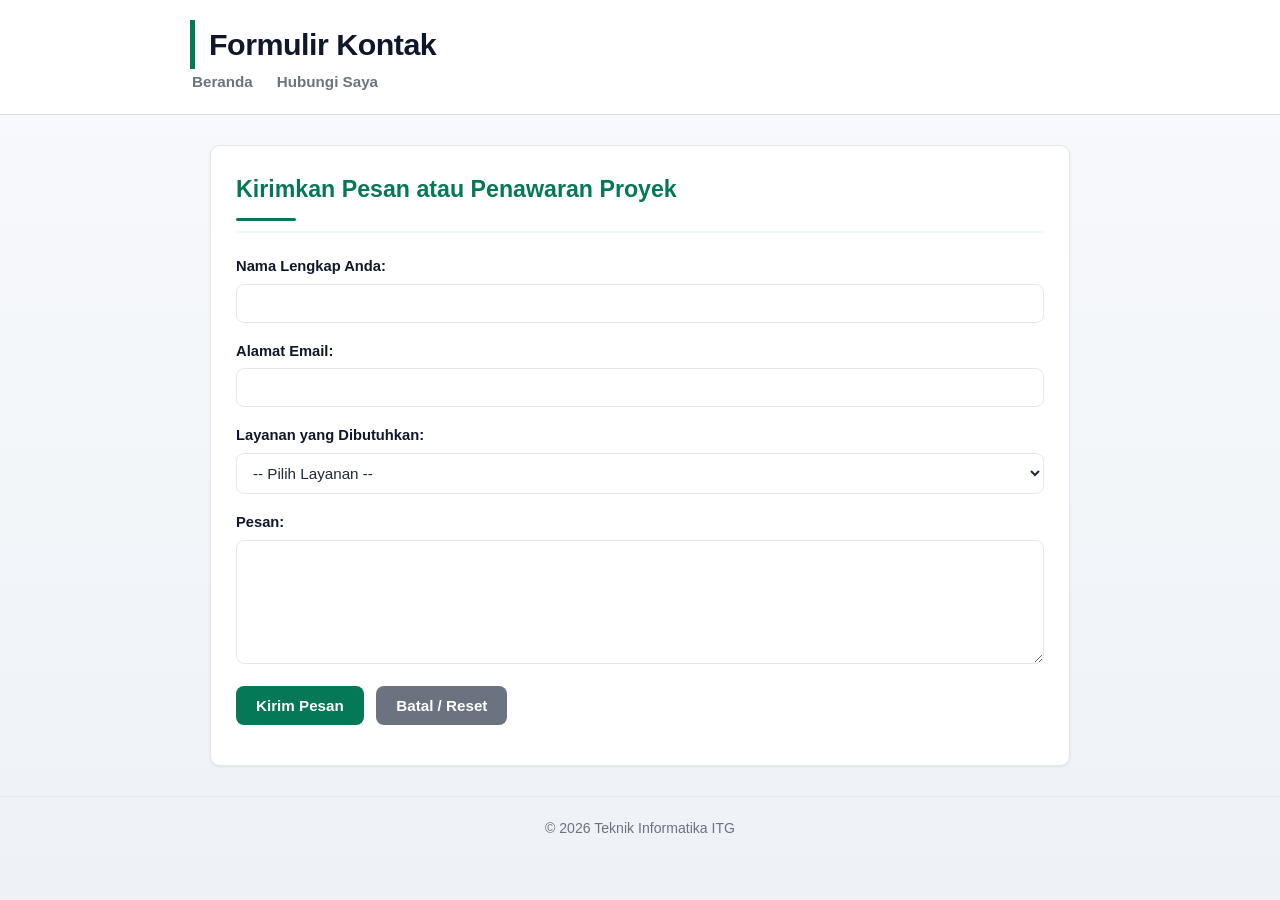
<file: modul-3/kontak.html>
<!doctype html>
<html lang="id">
  <head>
    <meta charset="UTF-8" />
    <meta name="viewport" content="width=device-width, initial-scale=1.0" />
    <title>Modul 3 - Form Kontak</title>
    <link rel="stylesheet" href="style.css" />
  </head>
  <body>
    <header>
      <h1>Formulir Kontak</h1>
      <nav>
        <ul>
          <li><a href="index.html">Beranda</a></li>
          <li><a href="kontak.html">Hubungi Saya</a></li>
        </ul>
      </nav>
    </header>

    <hr />

    <main>
      <section>
        <h2>Kirimkan Pesan atau Penawaran Proyek</h2>
        <form action="#" method="POST">
          <p>
            <label for="nama_pengirim">Nama Lengkap Anda:</label><br />
            <input
              type="text"
              id="nama_pengirim"
              name="nama_pengirim"
              required
            />
          </p>

          <p>
            <label for="email_pengirim">Alamat Email:</label><br />
            <input
              type="email"
              id="email_pengirim"
              name="email_pengirim"
              required
            />
          </p>

          <p>
            <label for="jenis_layanan">Layanan yang Dibutuhkan:</label><br />
            <select id="jenis_layanan" name="jenis_layanan">
              <option value="">-- Pilih Layanan --</option>
              <option value="web">Pembuatan Web</option>
              <option value="app">Pengembangan Aplikasi</option>
              <option value="other">Lain-lain</option>
            </select>
          </p>

          <p>
            <label for="pesan">Pesan:</label><br />
            <textarea
              id="pesan"
              name="pesan"
              rows="6"
              cols="50"
              required
            ></textarea>
          </p>

          <p>
            <button type="submit">Kirim Pesan</button>
            <button type="reset">Batal / Reset</button>
          </p>
        </form>
      </section>
    </main>

    <hr />

    <footer>
      <p>&copy; 2026 Teknik Informatika ITG</p>
    </footer>
  </body>
</html>
</file>
<file: modul-3/style.css>
/* ===================================================================
   MODUL 3 - Styling dan Tata Letak Antarmuka dengan CSS
   Bagian: 1. Pengenalan CSS3  2. Contoh Properti CSS
   =================================================================== */

/* Reset */
* {
    margin: 0;
    padding: 0;
    box-sizing: border-box;
}

body {
    font-family: Arial, sans-serif;
    background-color: #f5f5f5;
    color: #333;
    line-height: 1.6;
}

/* Header */
body > header {
    background-color: white;
    padding: 20px;
    border-bottom: 1px solid #ddd;
}

body > header h1 {
    max-width: 900px;
    margin: auto;
}

/* Navigation */
nav {
    max-width: 900px;
    margin: auto;
}

nav ul {
    display: flex;
    gap: 20px;
    list-style: none;
}

nav a {
    color: #333;
    text-decoration: none;
}

nav a:hover {
    color: #0d6efd;
}

/* Main */
main {
    max-width: 900px;
    margin: 30px auto;
    padding: 0 20px;
}

section {
    background-color: white;
    padding: 25px;
}

/* Gambar */
main img {
    display: block;
    max-width: 100%;
    height: auto;
    margin: 0;
}

/* Judul */
h2 {
    margin-bottom: 15px;
}

h3 {
    margin-bottom: 5px;
}

/* Project */
#project {
    margin-top: 30px;
}

article {
    padding: 15px 0;
    border-bottom: 1px solid #ddd;
}

article:last-child {
    border-bottom: none;
}

/* Form */
form {
    margin-top: 20px;
}

form p {
    margin-bottom: 15px;
}

label {
    display: inline-block;
    margin-bottom: 5px;
}

input[type="text"],
input[type="email"],
select,
textarea {
    width: 100%;
    padding: 9px;
    border: 1px solid #ccc;
    font-family: Arial, sans-serif;
}

textarea {
    resize: vertical;
}

button {
    padding: 9px 15px;
    border: none;
    background-color: #333;
    color: white;
    cursor: pointer;
}

button[type="reset"] {
    background-color: #888;
}

button:hover {
    opacity: 0.8;
}

/* Aside */
aside {
    max-width: 900px;
    margin: 30px auto;
    padding: 20px;
    background-color: white;
    border-left: 3px solid #0d6efd;
}

/* Footer */
footer {
    padding: 20px;
    text-align: center;
    color: #777;
    font-size: 14px;
}

/* Garis <hr> */
hr {
    display: none;
}

/* Tampilan HP */
@media (max-width: 700px) {

    nav ul {
        flex-direction: column;
        gap: 8px;
    }

    main {
        margin-top: 20px;
    }

    main img {
        margin: 0 auto;
    }

    section {
        padding: 20px;
    }
}


/* ===================================================================
   TUGAS TERSTRUKTUR
   Perbaikan tampilan: custom accent color, hover effect, dan
   penyempurnaan layout (font, card, shadow, transisi).
   Bagian di bawah ini MENIMPA gaya dasar di atas.
   =================================================================== */

/* Warna Aksen Kustom & Variabel Pendek */
:root {
    --accent: #047857;         /* hijau zamrud - menggantikan biru #0d6efd */
    --accent-hover: #065f46;
    --accent-soft: #ecfdf5;
    --dark: #0f172a;
    --text: #1f2937;
    --muted: #6b7280;
    --border: #e5e7eb;
    --card: #ffffff;
    --radius: 10px;
    --shadow: 0 1px 3px rgba(15, 23, 42, 0.08);
    --shadow-hover: 0 10px 20px rgba(15, 23, 42, 0.12);
}

/* Tipografi & Warna Teks */
body {
    font-family: "Segoe UI", Tahoma, Geneva, Verdana, Arial, sans-serif;
    color: var(--text);
    background-color: #f1f5f9;
    background-image: linear-gradient(180deg, #f8fafc 0%, #eef2f7 100%);
    background-attachment: fixed;
    min-height: 100vh;
}

/* Judul Utama dengan Aksen Garis Kiri */
body > header h1 {
    color: var(--dark);
    font-size: 1.9rem;
    letter-spacing: -0.5px;
    padding-left: 14px;
    border-left: 5px solid var(--accent);
}

/* Navigasi: garis bawah animasi + hover effect */
nav a {
    position: relative;
    font-weight: 600;
    font-size: 0.95rem;
    color: var(--muted);
    padding: 6px 2px;
    transition: color 0.25s ease;
}

nav a::after {
    content: "";
    position: absolute;
    left: 0;
    bottom: 0;
    width: 0;
    height: 3px;
    background-color: var(--accent);
    border-radius: 3px;
    transition: width 0.25s ease;
}

nav a:hover {
    color: var(--accent);
}

nav a:hover::after {
    width: 100%;
}

/* Section sebagai kartu */
section {
    background-color: var(--card);
    padding: 25px;
    margin-bottom: 25px;
    border: 1px solid var(--border);
    border-radius: var(--radius);
    box-shadow: var(--shadow);
    transition: box-shadow 0.25s ease, transform 0.25s ease;
}

section:hover {
    box-shadow: var(--shadow-hover);
    transform: translateY(-2px);
}

section > h2 {
    color: var(--accent);
    font-size: 1.45rem;
    margin-bottom: 18px;
    padding-bottom: 10px;
    border-bottom: 2px solid var(--accent-soft);
}

section > h2::after {
    content: "";
    display: block;
    width: 60px;
    height: 3px;
    margin-top: 10px;
    background-color: var(--accent);
    border-radius: 3px;
}

/* Article sebagai kartu proyek */
article {
    background-color: #fafafa;
    padding: 18px;
    margin-top: 15px;
    border: 1px solid var(--border);
    border-left: 4px solid var(--accent);
    border-radius: 8px;
    transition: box-shadow 0.25s ease, transform 0.25s ease;
}

article:hover {
    box-shadow: var(--shadow-hover);
    transform: translateX(4px);
}

article header h3 {
    color: var(--dark);
    font-size: 1.1rem;
}

article header p {
    color: var(--muted);
    font-size: 0.88rem;
    margin: 6px 0 10px;
}

article p {
    color: var(--text);
}

/* Judul section "Proyek Unggulan" memakai id yang dipakai di HTML */
#proyek {
    margin-top: 0;
}

/* Aside dengan aksen warna kustom */
aside {
    background-color: var(--card);
    border-left: 4px solid var(--accent);
    border-radius: var(--radius);
    box-shadow: var(--shadow);
    padding: 20px 22px;
}

aside h3 {
    color: var(--accent);
    font-size: 1.05rem;
    margin-bottom: 6px;
}

/* Form: fokus dengan cincin aksen */
label {
    font-weight: 600;
    font-size: 0.92rem;
    color: var(--dark);
}

input[type="text"],
input[type="email"],
select,
textarea {
    background-color: #ffffff;
    border: 1px solid var(--border);
    border-radius: 8px;
    padding: 10px 12px;
    font-size: 0.95rem;
    color: var(--text);
    transition: border-color 0.2s ease, box-shadow 0.2s ease;
}

input[type="text"]:focus,
input[type="email"]:focus,
select:focus,
textarea:focus {
    outline: none;
    border-color: var(--accent);
    box-shadow: 0 0 0 3px rgba(4, 120, 87, 0.18);
}

button {
    background-color: var(--accent);
    color: white;
    font-weight: 600;
    font-size: 0.95rem;
    padding: 11px 20px;
    border-radius: 8px;
    margin-right: 8px;
    transition: background-color 0.25s ease, transform 0.2s ease,
        box-shadow 0.2s ease;
}

button:hover {
    background-color: var(--accent-hover);
    opacity: 1;
    transform: translateY(-2px);
    box-shadow: 0 6px 14px rgba(4, 120, 87, 0.3);
}

button[type="reset"] {
    background-color: var(--muted);
}

button[type="reset"]:hover {
    background-color: var(--dark);
}

/* Footer */
footer {
    color: var(--muted);
    font-size: 0.88rem;
    margin-top: 30px;
    border-top: 1px solid var(--border);
    background-color: transparent;
}

/* Tampilan Responsif (penyempurnaan) */
@media (max-width: 700px) {

    body > header h1 {
        font-size: 1.5rem;
    }

    nav ul {
        align-items: flex-start;
    }

    section {
        padding: 20px;
        border-radius: 8px;
    }

    article {
        padding: 14px;
    }

    aside {
        padding: 16px 18px;
    }

    button {
        width: 100%;
        margin: 0 0 10px 0;
    }
}
</file>
<file: modul-5/style.css>
* {
  box-sizing: border-box;
  margin: 0;
  padding: 0;
}

body {
  font-family: "Segoe UI", Tahoma, Geneva, Verdana, sans-serif;
  background-color: #f8fafc;
  color: #1e293b;
  padding: 40px 20px;
  display: flex;
  justify-content: center;
}

.todo-app {
  background: #ffffff;
  width: 100%;
  max-width: 500px;
  padding: 24px;
  border-radius: 12px;
  border: 1px solid #e2e8f0;
  box-shadow: 0 4px 12px rgba(0, 0, 0, 0.08);
}

h2 {
  color: #1d4ed8;
  margin-bottom: 20px;
  text-align: center;
  font-size: 22px;
}

.task-counter {
  text-align: center;
  font-size: 13px;
  color: #475569;
  background-color: #f1f5f9;
  border-radius: 6px;
  padding: 8px 12px;
  margin-bottom: 16px;
}

.input-section {
  display: flex;
  gap: 10px;
  margin-bottom: 8px;
}

input[type="text"] {
  flex: 1;
  padding: 10px 14px;
  border: 1px solid #cbd5e1;
  border-radius: 6px;
  font-size: 14px;
  outline: none;
}

input[type="text"].error {
  border-color: #dc3545;
  background-color: #fff5f5;
}

button.add-btn {
  background-color: #1d4ed8;
  color: white;
  border: none;
  padding: 10px 18px;
  border-radius: 6px;
  font-weight: bold;
  cursor: pointer;
}

button.add-btn:hover {
  background-color: #1e40af;
}

.error-message {
  color: #dc3545;
  font-size: 12px;
  margin-bottom: 14px;
  display: none;
}

.todo-list {
  list-style: none;
  margin-top: 14px;
}

.todo-item {
  display: flex;
  align-items: center;
  justify-content: space-between;
  padding: 10px 12px;
  background-color: #f1f5f9;
  border-radius: 6px;
  margin-bottom: 8px;
}

.todo-item.completed {
  border-left: 4px solid #16a34a;
  opacity: 0.7;
}

/* Diperbaiki menggunakan spasi agar target .todo-text di dalam .todo-item.completed terbaca */
.todo-item.completed .todo-text {
  text-decoration: line-through;
  color: #64748b;
}

.todo-text {
  font-size: 14px;
  flex: 1;
  margin-right: 10px;
}

.todo-actions {
  display: flex;
  gap: 6px;
}

.action-btn {
  border: none;
  padding: 5px 9px;
  border-radius: 4px;
  font-size: 12px;
  cursor: pointer;
  font-weight: bold;
}

.complete-btn {
  background-color: #16a34a;
  color: white;
}

.complete-btn:hover {
  background-color: #15803d; /* Diperbaiki dari #15803d3 */
}

.delete-btn {
  background-color: #dc2626;
  color: white;
}

.delete-btn:hover {
  background-color: #b91c1c;
}

.clear-completed-btn {
  width: 100%;
  margin-top: 14px;
  padding: 10px;
  background-color: #ffffff;
  color: #dc2626;
  border: 1px solid #fca5a5;
  border-radius: 6px;
  font-size: 13px;
  font-weight: bold;
  cursor: pointer;
}

.clear-completed-btn:hover:not(:disabled) {
  background-color: #fef2f2;
}

.clear-completed-btn:disabled {
  color: #94a3b8;
  border-color: #e2e8f0;
  cursor: not-allowed;
}
</file>
<file: modul-6/style.css>
* { box-sizing: border-box; margin: 0; padding: 0; }
body {
 font-family: 'Segoe UI', Tahoma, Geneva, Verdana, sans-serif;
 background-color: #f8fafc; color: #1e293b; padding: 40px 20px;
 display: flex; justify-content: center;
}
.container {
 background: #ffffff; width: 100%; max-width: 650px; padding: 24px;
 border-radius: 12px; border: 1px solid #e2e8f0; box-shadow: 0 4px 12px rgba(0,0,0,0.06);
}
h2 { color: #4338ca; text-align: center; margin-bottom: 4px; font-size: 22px; }
.subtitle { color: #64748b; text-align: center; font-size: 13px; margin-bottom: 20px; }
.actions-bar { display: flex; justify-content: center; margin-bottom: 16px; }
button.btn-primary {
 background-color: #4338ca; color: white; border: none; padding: 10px 20px;
 border-radius: 6px; font-weight: bold; cursor: pointer; font-size: 14px;
 transition: background-color 0.2s;
}
button.btn-primary:hover { background-color: #3730a3; }
button:disabled { background-color: #94a3b8; cursor: not-allowed; }
.status-msg {
 text-align: center; font-size: 14px; color: #64748b; padding: 12px;
 border-radius: 6px; background-color: #f1f5f9; margin-bottom: 16px;
}
.status-msg.error { background-color: #fef2f2; color: #dc2626; border: 1px solid #fecaca; }
.user-grid { display: grid; grid-template-columns: repeat(auto-fit, minmax(250px, 1fr)); gap: 12px; }
.user-card {
 background: #ffffff; border: 1px solid #e2e8f0; border-radius: 8px; padding: 14px;
}
.user-name { font-size: 15px; font-weight: bold; color: #0f172a; margin-bottom: 4px; }
.user-email { font-size: 13px; color: #0284c7; margin-bottom: 4px; }
.user-company { font-size: 12px; color: #64748b; }
</file>
